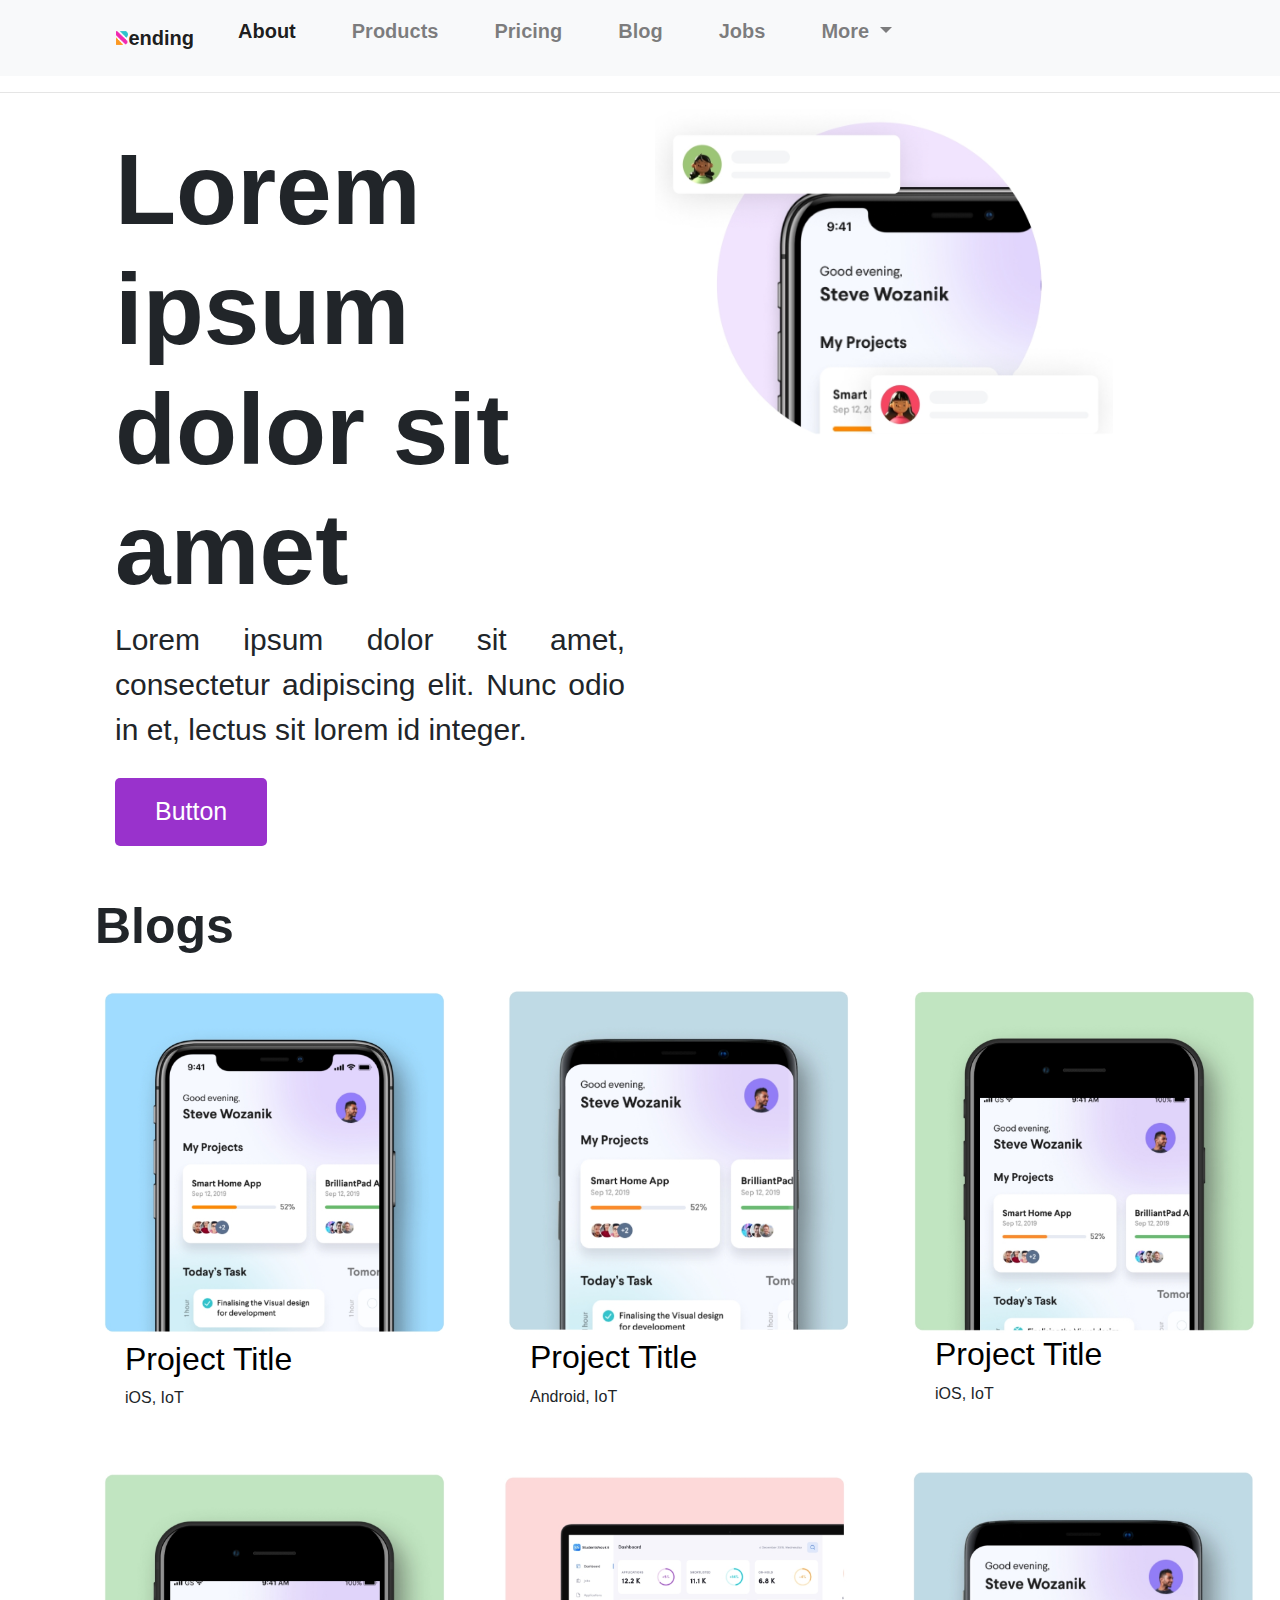
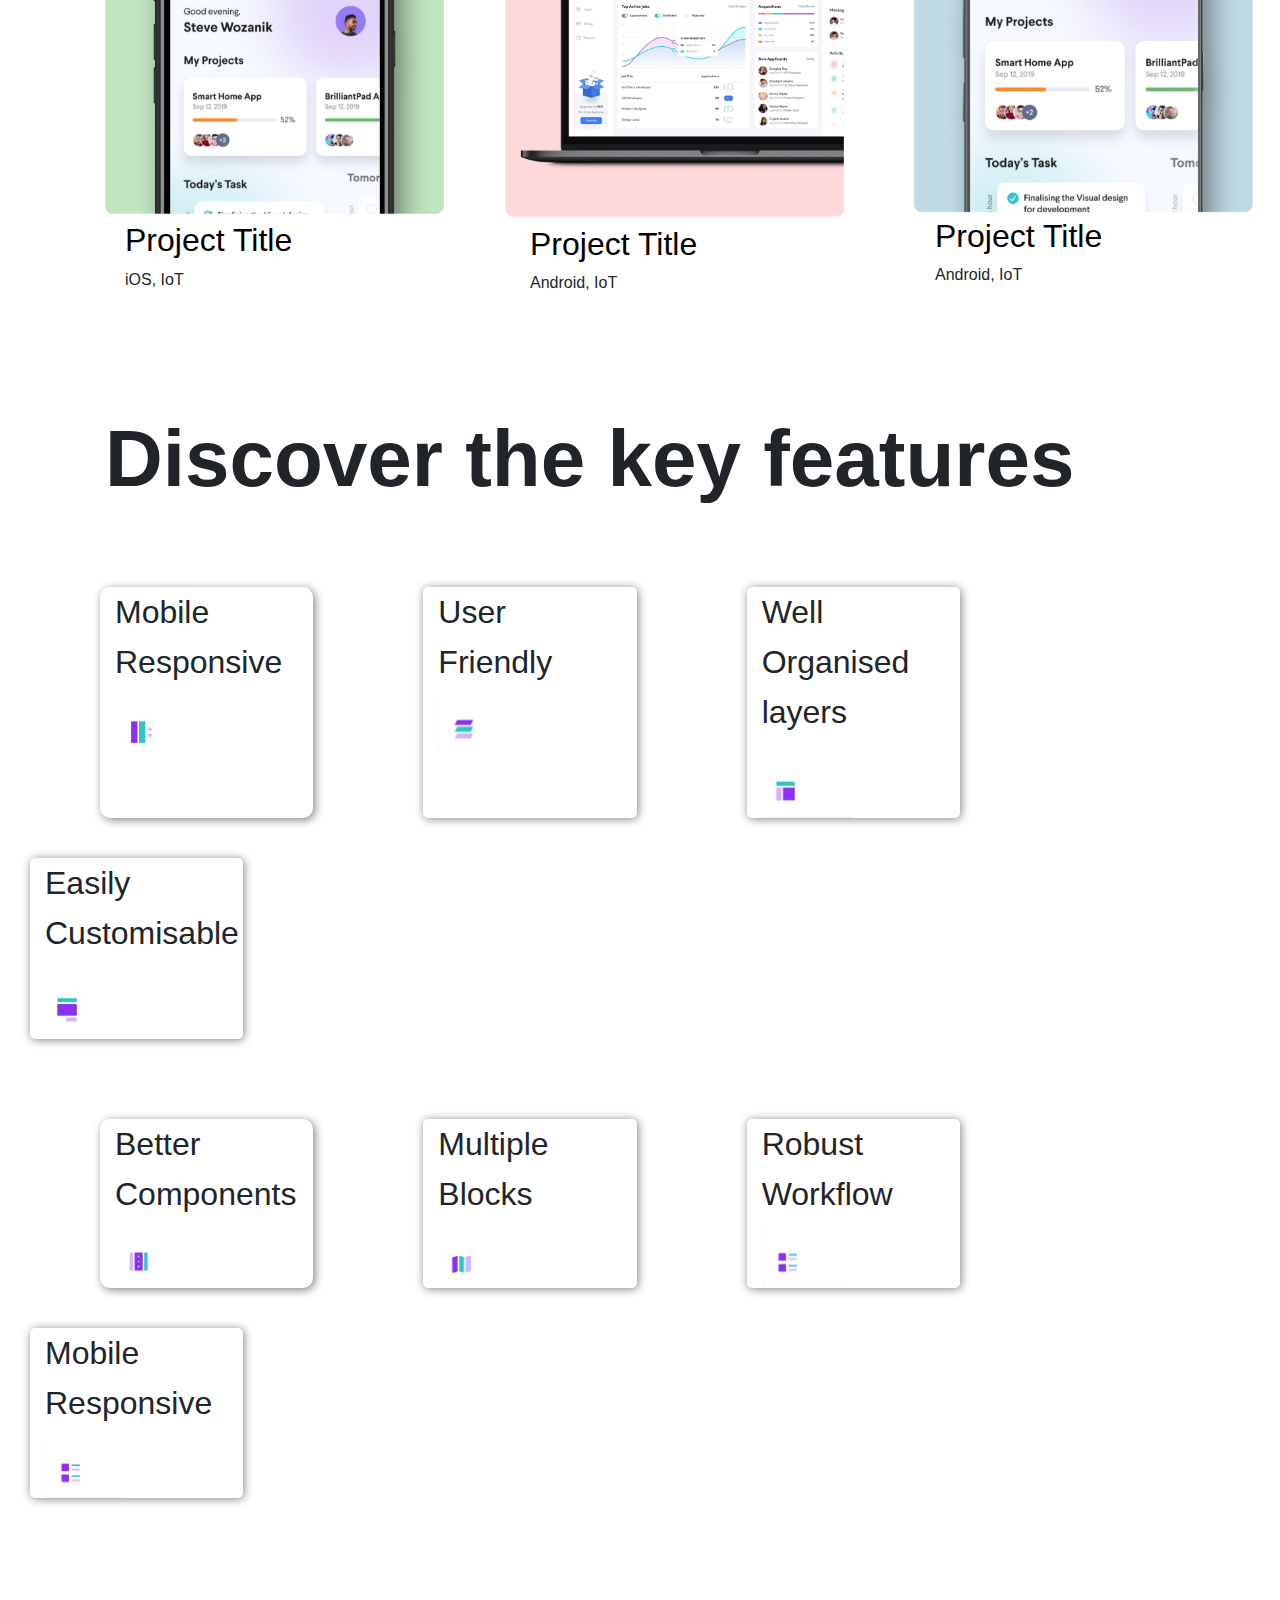
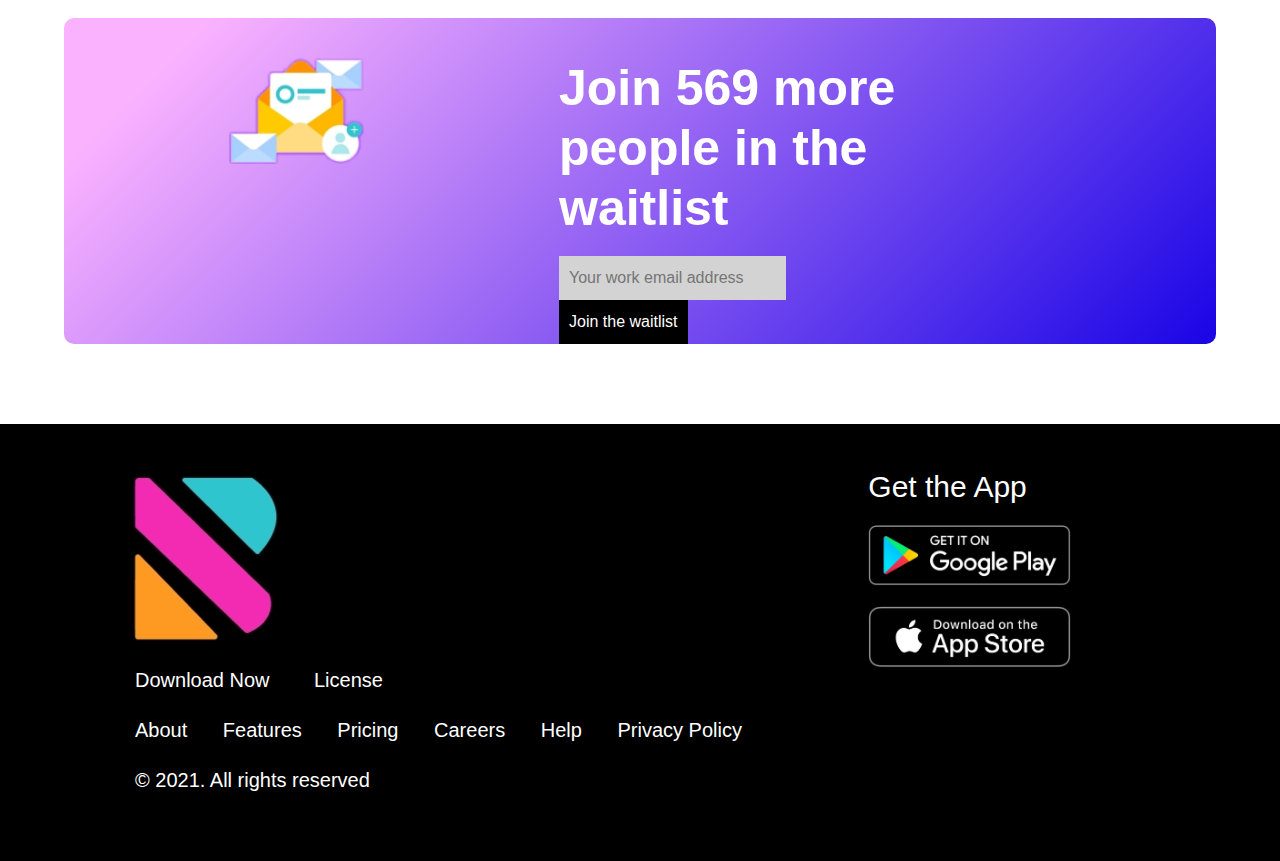
<file: index.html>
<!DOCTYPE html>
<html lang="en">
<head>
    <meta charset="UTF-8">
    <meta http-equiv="X-UA-Compatible" content="IE=edge">
    <meta name="viewport" content="width=device-width, initial-scale=1.0">
    <title>Figma Project</title>
    <link rel="stylesheet" href="https://cdnjs.cloudflare.com/ajax/libs/font-awesome/4.7.0/css/font-awesome.min.css">
    <link rel="stylesheet" href="css\bootstrap.css">
    <link rel="stylesheet" href="css\style.css">
    <!-- <link rel="stylesheet" href="figma.html"> -->
</head>
<body>
    <nav class="navbar navbar-expand-lg navbar-light bg-light">
        <img class="logo" src="img\logo.jpg">
        <a class="navbar-brand" href="#">ending</a>
        <button class="navbar-toggler" type="button" data-toggle="collapse" data-target="#navbarNavDropdown" aria-controls="navbarNavDropdown" aria-expanded="false" aria-label="Toggle navigation">
          <span class="navbar-toggler-icon"></span>
        </button>
        <div class="collapse navbar-collapse" id="navbarNavDropdown">
          <ul class="navbar-nav">
            <li class="nav-item active">
              <a class="nav-link" href="#">About <span class="sr-only">(current)</span></a>
            </li>
            <li class="nav-item">
              <a class="nav-link" href="#">Products</a>
            </li>
            <li class="nav-item">
              <a class="nav-link" href="#">Pricing</a>
            </li><li class="nav-item">
                <a class="nav-link" href="#">Blog</a>
              </li>
              <li class="nav-item">
                <a class="nav-link" href="#">Jobs</a>
              </li>
            <li class="nav-item dropdown">
              <a class="nav-link dropdown-toggle" href="#" id="navbarDropdownMenuLink" data-toggle="dropdown" aria-haspopup="true" aria-expanded="false">
                More
              </a>
              <div class="dropdown-menu" aria-labelledby="navbarDropdownMenuLink">
                <a class="dropdown-item" href="#">Action</a>
                <a class="dropdown-item" href="#">Another action</a>
                <a class="dropdown-item" href="#">Something else here</a>
              </div>
            </li>
            <li>
           <a href=""><img class="play" src="img\playstore.jpg"></a> 
           <a href=""><img class="mac" src="img\mac.jpg"></a> 
            </li>
          </ul>
        </div>
      </nav>
      <hr>
      <div class="container-fluid">
      <div class="row">
        <div class="col-md-6 header1">
          <h1>Lorem ipsum dolor sit amet</h1>
          <p>Lorem ipsum dolor sit amet, consectetur adipiscing elit. Nunc odio in et, lectus sit lorem id integer.</p>
          <button><a href=""> Button</a></button>
        </div>
        <div class="col-md-6 header">
          <img src="img\header.jpg">
        </div>
      </div>
    </div>
      <div class="row blog">
        <div class="col-md-1">
          <h1>Blogs</h1>
        </div>
      </div>
      <div class="row blog">
        <div class="col-md-4">
          <a href="figma.html"> <img src="img\blog1.jpg"></a> 
          <h2>
          <a href="figma.html">Project Title </a> 
          </h2>
          <p>iOS, IoT</p>
        </div>
        <div class="col-md-4">
          <a href="figma.html"> <img src="img\blog2.jpg"></a>
          <h2>
            <a href="figma.html">Project Title</a>
            </h2>
          <p>Android, IoT</p>
        </div>
        <div class="col-md-4">
          <a href="figma.html"><img src="img\blog3.jpg"></a>
          <h2><a href="figma.html">Project Title</a></h2>
          <p>iOS, IoT</p>
        </div>
      </div>
      <div class="row blog blog2">
        <div class="col-md-4">
          <a href="figma.html"><img src="img\blog4.jpg"></a>
          <h2><a href="figma.html">Project Title </a></h2>
          <p>iOS, IoT</p>
        </div>
        <div class="col-md-4">
          <a href="figma.html"><img src="img\blog5.jpg"></a>
          <h2><a href="figma.html">Project Title</a></h2>
          <p>Android, IoT</p>
        </div>
        <div class="col-md-4">
          <a href="figma.html"><img src="img\blog6.jpg"></a>
          <h2><a href="figma.html">Project Title</a></h2>
          <p>Android, IoT</p>
        </div>
      </div>
      <div class="container-fluid Discover">
      <div class="row f">
        <div class="col-md-12">
          <h1>Discover the key features</h1>
        </div>
      </div>
      <div class="row ">
        <div class="col-md-2 f1">
          <h2>Mobile Responsive</h2>
          <img src="img\f1.jpg">
        </div>
        <div class="col-md-2 f2">
          <h2>User Friendly</h2>
          <img src="img\f2.jpg">
        </div>
        <div class="col-md-2 f3">
          <h2>Well Organised layers</h2>
          <img src="img\f3.jpg">
        </div>
        <div class="col-md-2 f4">
          <h2>Easily Customisable</h2>
          <img src="img\f4.jpg">
        </div>
      </div>
      <div class="row fr2">
        <div class="col-md-2 f5">
          <h2>Better Components</h2>
          <img src="img\f5.jpg">
        </div>
        <div class="col-md-2 f6">
          <h2>Multiple Blocks</h2>
          <img src="img\f6.jpg">
        </div>
        <div class="col-md-2 f7">
          <h2>Robust Workflow</h2>
          <img src="img\f7.jpg">
        </div>
        <div class="col-md-2 f8">
          <h2>Mobile Responsive</h2>
          <img src="img\f8.jpg">
        </div>
      </div>
    </div>
      <div class="container-fluid footer">
        <div class="row ftr">
          <div class="col-md-5">
            <img src="img\footer.png">
          </div>
          <div class="col-md-4 text">
            <h1>Join 569 more people in the waitlist</h1>
            <input type="text" placeholder="Your work email address">
            <button>Join the waitlist</button>
          </div>
        </div>
      </div>
      <div class="container-fluid contact">
        <div class="row">
          <div class="col-md-8 last1">
            <div class="img">
              <img src="img\last.jpg">
            </div>
            <div>
              <a class="ancr1" href="">Download Now</a>
              <a class="ancr2" href="">License</a>
            </div>
            <div class="ancr3">
              <a class="ancr4" href="">About</a>
              <a class="ancr4" href="">Features</a>
              <a class="ancr4" href="">Pricing</a>
              <a class="ancr4" href="">Careers</a>
              <a class="ancr4" href="">Help</a>
              <a class="ancr4" href="">Privacy Policy</a>
            </div>
            <div class="copy">
                <p>&copy 2021. All rights reserved</p>
            </div>
          </div>
          <div class="col-md-3">
            <div class="get">
            <p>Get the App</p>
          </div>
            <div class="limg">
              <a href=""><img src="img\lplay.jpg"></a>
            </div>
            <div class="limg2">
              <a href=""><img src="img\lmac.jpg"></a>
            </div>
          </div>
        </div>
      </div>
      </body>
<script src="js\jquery.js"></script>
<script src="js\bootstrap.js"></script>
</html>
</file>
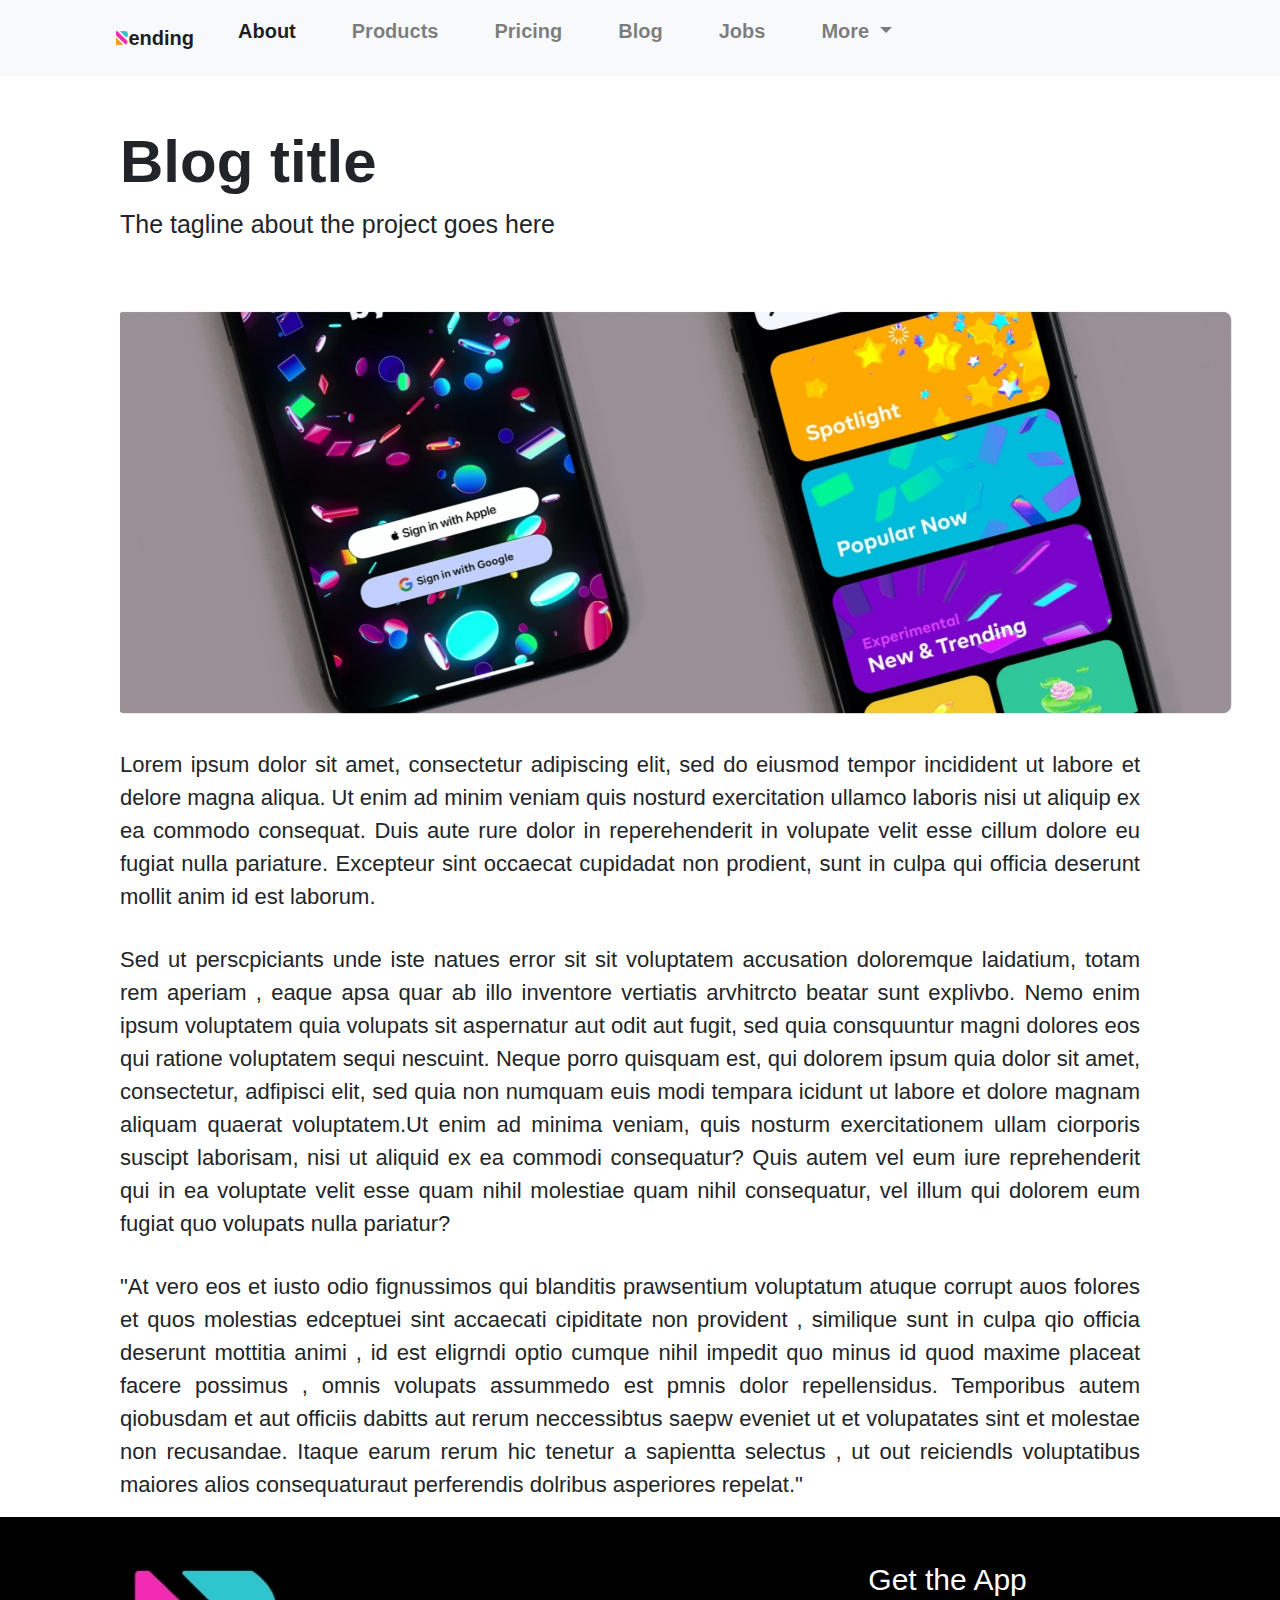
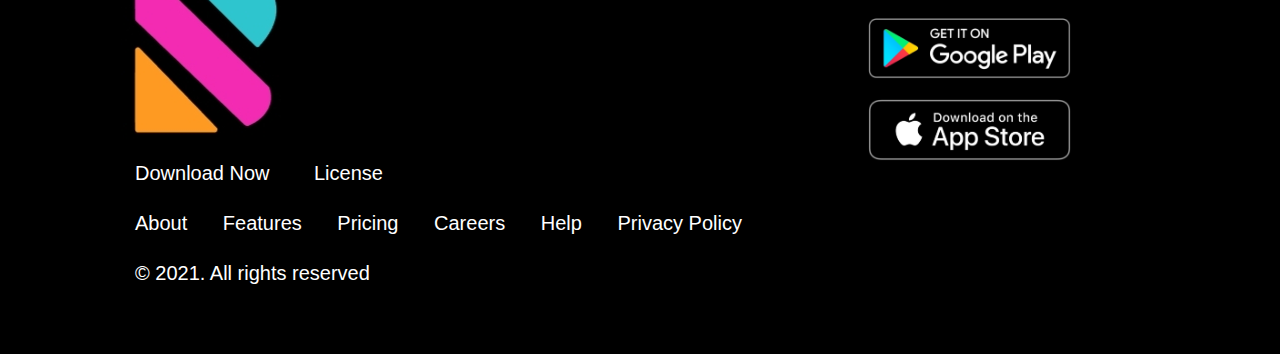
<file: figma.html>
<!DOCTYPE html>
<html lang="en">
<head>
    <meta charset="UTF-8">
    <meta http-equiv="X-UA-Compatible" content="IE=edge">
    <meta name="viewport" content="width=device-width, initial-scale=1.0">
    <title>Figma Project2</title>
    <link rel="stylesheet" href="css\bootstrap.css">
    <link rel="stylesheet" href="css\style.css">
</head>
<body>
    <nav class="navbar navbar-expand-lg navbar-light bg-light">
        <img class="logo" src="img\logo.jpg">
        <a class="navbar-brand" href="#">ending</a>
        <button class="navbar-toggler" type="button" data-toggle="collapse" data-target="#navbarNavDropdown" aria-controls="navbarNavDropdown" aria-expanded="false" aria-label="Toggle navigation">
          <span class="navbar-toggler-icon"></span>
        </button>
        <div class="collapse navbar-collapse" id="navbarNavDropdown">
          <ul class="navbar-nav">
            <li class="nav-item active">
              <a class="nav-link" href="#">About <span class="sr-only">(current)</span></a>
            </li>
            <li class="nav-item">
              <a class="nav-link" href="#">Products</a>
            </li>
            <li class="nav-item">
              <a class="nav-link" href="#">Pricing</a>
            </li><li class="nav-item">
                <a class="nav-link" href="#">Blog</a>
              </li>
              <li class="nav-item">
                <a class="nav-link" href="#">Jobs</a>
              </li>
            <li class="nav-item dropdown">
              <a class="nav-link dropdown-toggle" href="#" id="navbarDropdownMenuLink" data-toggle="dropdown" aria-haspopup="true" aria-expanded="false">
                More
              </a>
              <div class="dropdown-menu" aria-labelledby="navbarDropdownMenuLink">
                <a class="dropdown-item" href="#">Action</a>
                <a class="dropdown-item" href="#">Another action</a>
                <a class="dropdown-item" href="#">Something else here</a>
              </div>
            </li>
            <li>
           <a href=""><img class="play" src="img\playstore.jpg"></a> 
           <a href=""><img class="mac" src="img\mac.jpg"></a> 
            </li>
          </ul>
        </div>
      </nav>
      <div class="container-fluiid">
        <div class="row">
            <div class="col-md-12 blogtitle">
                <h1 >Blog title</h1>
            </div>
        </div>
        <div class="row">
            <div class="col-md-12 blogtitle">
                <p>The tagline about the project goes here</p>
            </div>
        </div>
        <div class="row">
            <div class="col-md-12 blogtitle">
                <img src="img\blog.jpg">
            </div>
        </div>
        <div class="row">
            <div class="col-md-12 figma">
                <p>Lorem ipsum dolor sit amet, consectetur adipiscing elit, sed do eiusmod tempor incidident ut labore et delore magna aliqua. Ut enim ad minim veniam quis nosturd exercitation ullamco laboris nisi ut aliquip ex ea commodo consequat. Duis aute rure dolor in reperehenderit in volupate  velit esse cillum dolore eu fugiat nulla pariature. Excepteur sint occaecat cupidadat non prodient, sunt in culpa qui officia deserunt mollit anim id est laborum.</p>
                <p>Sed ut perscpiciants unde iste natues error sit sit voluptatem accusation doloremque laidatium, totam rem aperiam , eaque apsa quar ab illo inventore vertiatis arvhitrcto beatar sunt explivbo. Nemo enim ipsum voluptatem quia volupats sit aspernatur aut odit aut fugit, sed quia consquuntur magni dolores eos qui ratione voluptatem sequi nescuint. Neque porro quisquam est, qui dolorem ipsum quia dolor sit amet, consectetur, adfipisci elit, sed quia non numquam euis modi tempara icidunt ut labore  et dolore magnam aliquam quaerat voluptatem.Ut enim ad minima veniam, quis nosturm exercitationem ullam ciorporis suscipt laborisam, nisi ut aliquid ex ea commodi  consequatur? Quis autem vel eum iure reprehenderit qui in ea voluptate velit esse quam nihil molestiae quam nihil consequatur, vel illum qui dolorem eum fugiat quo volupats nulla pariatur? </p>
                <p>"At vero eos et iusto odio fignussimos qui blanditis prawsentium voluptatum  atuque corrupt auos folores et quos molestias edceptuei sint accaecati cipiditate non provident , similique sunt in culpa qio officia deserunt mottitia animi , id est eligrndi optio cumque nihil impedit quo minus id quod maxime placeat facere possimus , omnis volupats assummedo est pmnis dolor repellensidus. Temporibus autem qiobusdam et aut officiis dabitts aut rerum neccessibtus saepw eveniet  ut et volupatates sint  et molestae non recusandae. Itaque earum rerum hic tenetur a sapientta selectus , ut out reiciendls voluptatibus maiores alios consequaturaut perferendis dolribus asperiores repelat."</p>
            </div>
        </div>
      </div>
      <div class="container-fluid contact">
        <div class="row">
          <div class="col-md-8 last1">
            <div class="img">
              <img src="img\last.jpg">
            </div>
            <div>
              <a class="ancr1" href="">Download Now</a>
              <a class="ancr2" href="">License</a>
            </div>
            <div class="ancr3">
              <a class="ancr4" href="">About</a>
              <a class="ancr4" href="">Features</a>
              <a class="ancr4" href="">Pricing</a>
              <a class="ancr4" href="">Careers</a>
              <a class="ancr4" href="">Help</a>
              <a class="ancr4" href="">Privacy Policy</a>
            </div>
            <div class="copy">
                <p>&copy 2021. All rights reserved</p>
            </div>
          </div>
          <div class="col-md-3">
            <div class="get">
            <p>Get the App</p>
          </div>
            <div class="limg">
              <a href=""><img src="img\lplay.jpg"></a>
            </div>
            <div class="limg2">
              <a href=""><img src="img\lmac.jpg"></a>
            </div>
          </div>
        </div>
      </div>
</body>
<script src="js\jquery.js"></script>
<script src="js\bootstrap.js"></script>
</html>
</file>
